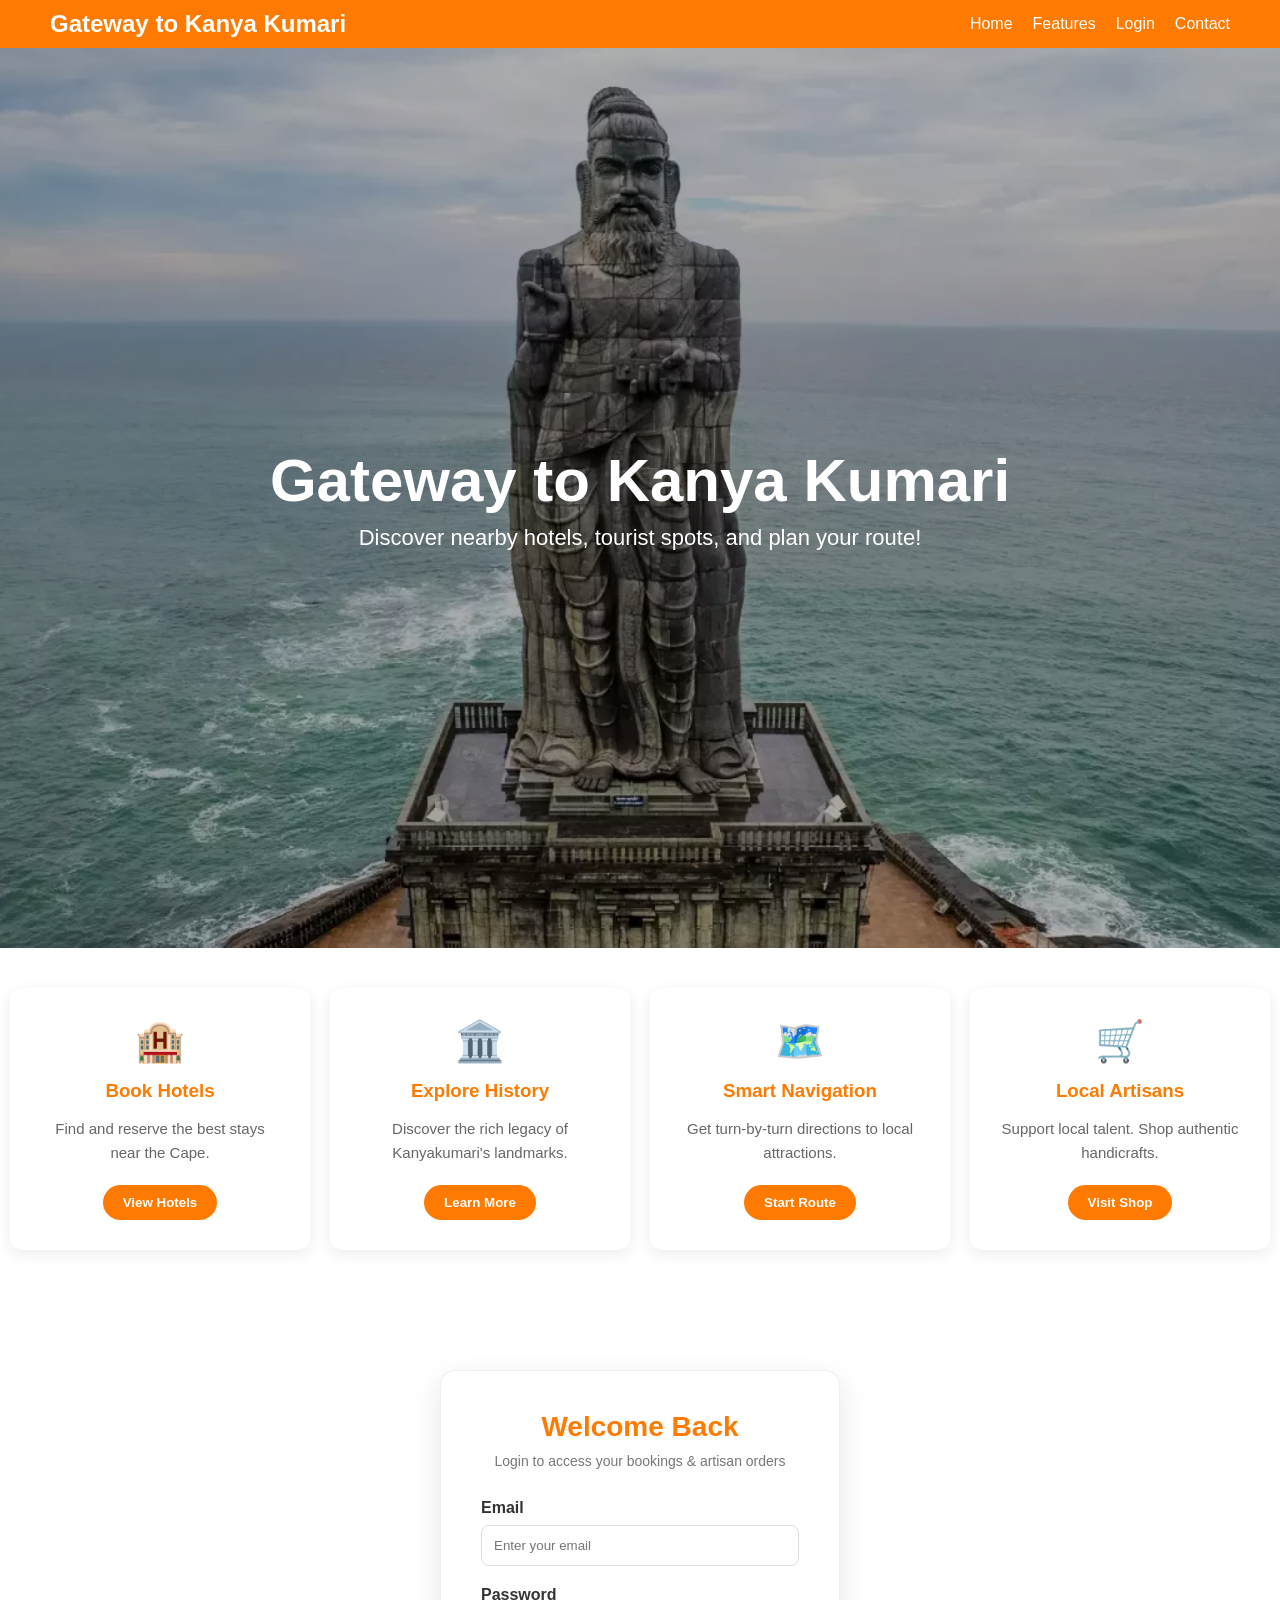
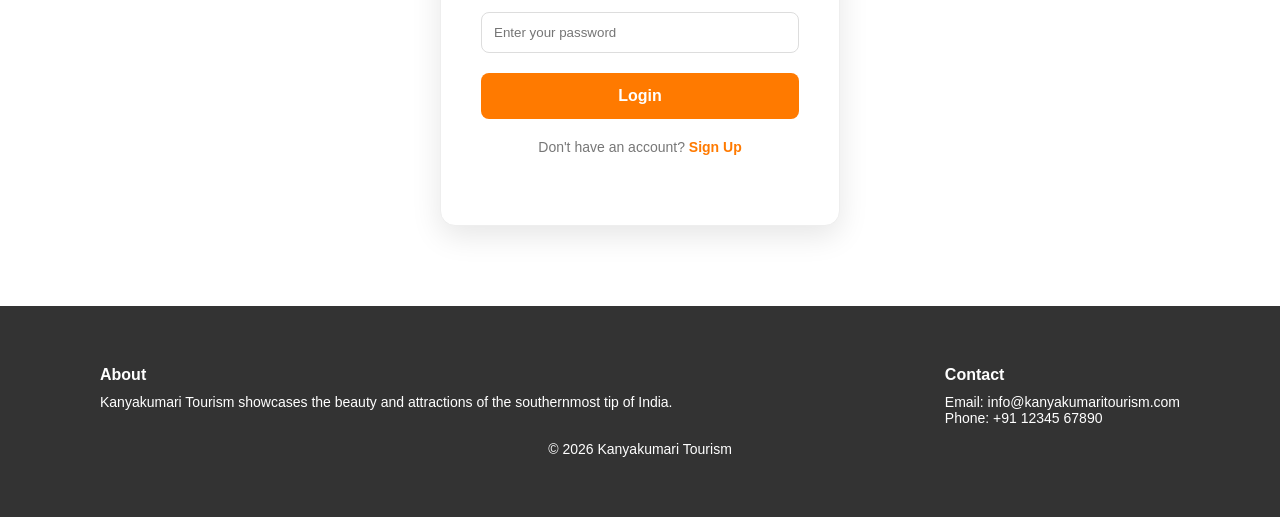
<file: public/pages/index.html>
<!DOCTYPE html>
<html lang="en">
  <head>
    <meta charset="UTF-8">
    <meta name="viewport" content="width=device-width, initial-scale=1.0">
    <title>Kanyakumari Tourism</title>
    <link rel="stylesheet" href="../css/style.css">
  </head>
  <body>
    <header>
      <nav class="navbar">
        <h2 class="logo">Gateway to Kanya Kumari</h2>
        <ul class="menu">
          <li><a href="#">Home</a></li>
          <li><a href="#features-section">Features</a></li>
          <li><a href="#login-section">Login</a></li>
          <li><a href="#footer">Contact</a></li>
        </ul>
      </nav>
    </header>
    <!-- Hero Section -->
    <section class="hero">
      <div class="hero-content">
        <h1>Gateway to Kanya Kumari</h1>
        <p>Discover nearby hotels, tourist spots, and plan your route!</p>
      </div>
    </section>
    <!--Features Section-->
    <section id="features-section" class="features-grid">
      <!-- Hotel Booking Card -->
      <div class="feature-card">
        <div class="card-icon">🏨</div>
        <h3>Book Hotels</h3>
        <p>Find and reserve the best stays near the Cape.</p>
        <button>View Hotels</button>
      </div>
      <!-- History & Info Card -->
      <div class="feature-card">
        <div class="card-icon">🏛️</div>
        <h3>Explore History</h3>
        <p>Discover the rich legacy of Kanyakumari's landmarks.</p>
        <button>Learn More</button>
      </div>
      <!-- Smart Navigation Card -->
      <div class="feature-card">
        <div class="card-icon">🗺️</div>
        <h3>Smart Navigation</h3>
        <p>Get turn-by-turn directions to local attractions.</p>
        <button>Start Route</button>
      </div>
      <!-- Artisan Marketplace Card -->
      <div class="feature-card">
        <div class="card-icon">🛒</div>
        <h3>Local Artisans</h3>
        <p>Support local talent. Shop authentic handicrafts.</p>
        <button>Visit Shop</button>
      </div>
    </section>
    <!--Login Section-->
    <section id="login-section" class="login-container">
      <div class="login-card">
        <h2>Welcome Back</h2>
        <p>Login to access your bookings & artisan orders</p>
        <h3 id="login-notification"></h3>
        <form id="login-form">
          <div class="input-group">
            <label for="email">Email</label>
            <input type="email" id="email" placeholder="Enter your email" required>
          </div>
          <div class="input-group">
            <label for="password">Password</label>
            <input type="password" id="password" placeholder="Enter your password" required>
          </div>
          <button type="button" class="login-btn" onclick="userLogin()">Login</button>
        </form>
        <p class="signup-link">Don't have an account? <a href="#signup-section" onclick="showSignup()">Sign Up</a></p>
      </div>
    </section>
    <!-- Signup Section -->
    <section id="signup-section" class="login-container" style="display: none;">
      <div class="login-card">
        <h2>Start Your Journey</h2>
        <p>Create an account to save your favorite spots and artisan orders</p>
        <h3 id="signup-notification"></h3>
        <form id="signup-form">
          <div class="input-group">
            <label for="fullname">Full Name</label>
            <input type="text" id="fullname" name="fullname" placeholder="Enter your full name" required>
          </div>
          <div class="input-group">
            <label for="signup-email">Email</label>
            <div style="position: relative;">
              <input type="email" id="signup-email" name="email" placeholder="Enter your email" required>
              <span id="match-indicator"></span>
            </div>
          </div>
          <div class="input-group">
            <label for="signup-password">Password</label>
            <input type="password" id="signup-password" name="password" required>
          </div>
          <div class="input-group">
            <label for="confirm-password">Confirm Password</label>
            <div style="position: relative;">
              <input type="password" id="confirm-password" name="confirm-password" required>
              <span id="password-match-indicator"></span>
            </div>
          </div>
          <button type="button" class="login-btn" onclick="userRegister()">Join Now</button>
        </form>
         <p class="signup-link">
          Already a member?
          <a href="#login-section" onclick="showLogin()">Login here</a>
        </p>
      </div>
    </section>
    <footer id="main-footer"></footer>
    <script src="../js/page.js"></script>
    <script src="../js/script.js"></script>
  </body>
</html>
</file>
<file: public/css/style.css>
*{
  margin:0;
  padding:0;
  box-sizing:border-box;
  font-family: Arial, Helvetica, sans-serif;
}

body{
  color:#333;
}

/* Navbar */
.navbar {
  display: flex;
  justify-content: space-between;
  align-items: center; /* Vertically centers Logo vs Menu */
  padding: 10px 50px; /* Reduced vertical padding slightly for better look */
  background: #ff7a00;
  color: white;
  position: sticky;
  top: 0;
  z-index: 100;
}

#match-indicator,#password-match-indicator{
  position: absolute;
    right: 10px;
    top: 50%;
    transform: translateY(-50%);
    font-weight: bold;
}
.nav-btn {
  background: white;
  color: #ff7a00;
  border: none;
  padding: 8px 15px;
  border-radius: 20px;
  font-weight: bold;
  cursor: pointer;
  display: flex;
  align-items: center;
  gap: 5px;
  transition: all 0.3s ease;
  /* Remove margin-left here since li handles it */
}

.nav-btn:hover {
  background: #fff3e0;
  transform: scale(1.05);
}

/* Hide text on very small screens to save space */
@media (max-width: 600px) {
  .btn-text { display: none; }
  .nav-btn { padding: 8px; }
}

.logo{
  font-size:24px;
  font-weight:bold;
}

.menu {
  display: flex;
  list-style: none;
  align-items: center; /* Vertically centers Links vs Button */
  margin: 0;
}


.menu li {
  margin-left: 20px;
  display: flex;
  align-items: center; /* Ensures the content inside li is centered */
}

.menu a{
  text-decoration:none;
  color:white;
  font-weight:500;
}

/* Hero */
.hero{
  width:100%;
  height:100vh;
  background: linear-gradient(rgba(0,0,0,0.3), rgba(0,0,0,0.3)),
              url("../assets/thiruvalluvar-statue.webp");
  background-size: cover;
  background-position: center top;
  display:flex;
  align-items:center;
  justify-content:center;
  text-align:center;
  color:white;
}

.hero-content h1{
  font-size:60px;
  margin-bottom:10px;
}

.hero-content p{
  font-size:22px;
}

/* Horizontal Features Row */
.features-grid {
    display: flex;
    flex-direction: row;
    flex-wrap: nowrap;       /* Strictly forces them into one line */
    overflow-x: auto;        /* Adds horizontal scroll if screen is narrow */
    gap: 20px;
    padding: 40px 20px;
    justify-content: flex-start; /* Aligns cards to the start for scrolling */
    -webkit-overflow-scrolling: touch; /* Smooth scrolling on mobile */
}

.features-grid::-webkit-scrollbar {
    height: 8px;
}

.features-grid::-webkit-scrollbar-thumb {
    background: #ff7a00;
    border-radius: 10px;
}

.features-grid::-webkit-scrollbar-track {
    background: #eee;
}

.feature-card:nth-child(4):hover {
    box-shadow: 0 10px 25px rgba(0, 122, 255, 0.2);
}

/* Individual Feature Card - Fixed Width */
.feature-card {
    flex: 0 0 300px;         /* Fixed width: Cards won't shrink or grow */
    background: white;
    padding: 30px;
    border-radius: 12px;
    text-align: center;
    box-shadow: 0 4px 15px rgba(0,0,0,0.08);
    transition: transform 0.3s ease;
}

/* Mobile Tweak: Allow wrapping on small screens if desired */
@media (max-width: 768px) {
  .features-grid {
    flex-wrap: wrap;           /* Let them stack on mobile phones */
    justify-content: center;
  }
}

@media (min-width: 1250px) {
    .features-grid {
        justify-content: center;
    }
}

.feature-card:hover {
  transform: translateY(-10px);
  box-shadow: 0 10px 25px rgba(255, 122, 0, 0.2);
}

.card-icon {
  font-size: 40px;
  margin-bottom: 15px;
}

.feature-card h3 {
  margin-bottom: 15px;
  color: #ff7a00;
}

.feature-card p {
  font-size: 15px;
  color: #666;
  margin-bottom: 20px;
  line-height: 1.6;
}

.feature-card button {
  padding: 10px 20px;
  background: #ff7a00;
  color: white;
  border: none;
  border-radius: 25px;
  cursor: pointer;
  font-weight: bold;
}


/* Footer */
footer{
  background:#333;
  color:white;
  padding:30px 50px;
}

.footer-content{
  display:flex;
  justify-content: space-between;
  margin-bottom:15px;
}

.footer-content h4{
  margin-bottom:10px;
}

footer p{
  font-size:14px;
}

footer .copyright{
  text-align:center;
  margin-top:10px;
}
/* Custom styles for map labels */
.hotel-label, .place-label {
    background-color: white;
    border: 1px solid #ff7a00;
    border-radius: 4px;
    padding: 2px 6px;
    font-size: 12px;
    font-weight: bold;
    box-shadow: 0 2px 5px rgba(0,0,0,0.2);
}

.place-label {
    border-color: #007bff; /* Different color for tourist spots */
    color: #0056b3;
}
.modal {
  display: none; 
  position: fixed; z-index: 1000; left: 0; top: 0;
  width: 100%; height: 100%; background: rgba(0,0,0,0.5);
}
.modal-content {
  background: white; margin: 15% auto; padding: 20px;
  width: 350px; border-radius: 8px; text-align: center;
}
.modal-content select {
  width: 100%; padding: 10px; margin: 15px 0;
}
.modal-buttons button {
  padding: 10px 15px; cursor: pointer; border: none; border-radius: 4px; color: white; background: #ff7a00;
}

/* Login Section */
.login-container {
  padding: 80px 20px;
  background: #fff; /* White background to contrast the grey features section */
  display: flex;
  justify-content: center;
  align-items: center;
}

.login-card {
  width: 100%;
  max-width: 400px;
  padding: 40px;
  border-radius: 15px;
  box-shadow: 0 10px 30px rgba(0,0,0,0.1);
  text-align: center;
  background: #ffffff;
  border: 1px solid #eee;
}

.login-card h2 {
  color: #ff7a00;
  margin-bottom: 10px;
  font-size: 28px;
}

.login-card p {
  color: #777;
  margin-bottom: 30px;
  font-size: 14px;
}

/* Form Styling */
.input-group {
  text-align: left;
  margin-bottom: 20px;
}

.input-group label {
  display: block;
  font-weight: bold;
  margin-bottom: 8px;
  color: #333;
}

.input-group input {
  width: 100%;
  padding: 12px;
  border: 1px solid #ddd;
  border-radius: 8px;
  outline: none;
  transition: border-color 0.3s;
}

.input-group input:focus {
  border-color: #ff7a00;
}

.match-success {
  color: #4CAF50; /* Green */
}

.match-error {
  color: #f44336; /* Red */
}

/* Optional: Subtle border highlight on the input itself */
.input-match {
  border-color: #4CAF50 !important;
}

.login-btn {
  width: 100%;
  padding: 14px;
  background: #ff7a00;
  color: white;
  border: none;
  border-radius: 8px;
  font-size: 16px;
  font-weight: bold;
  cursor: pointer;
  transition: background 0.3s;
}

.login-btn:hover {
  background: #e65c00;
}

.signup-link {
  margin-top: 20px;
}

.signup-link a {
  color: #ff7a00;
  text-decoration: none;
  font-weight: bold;
}
</file>
